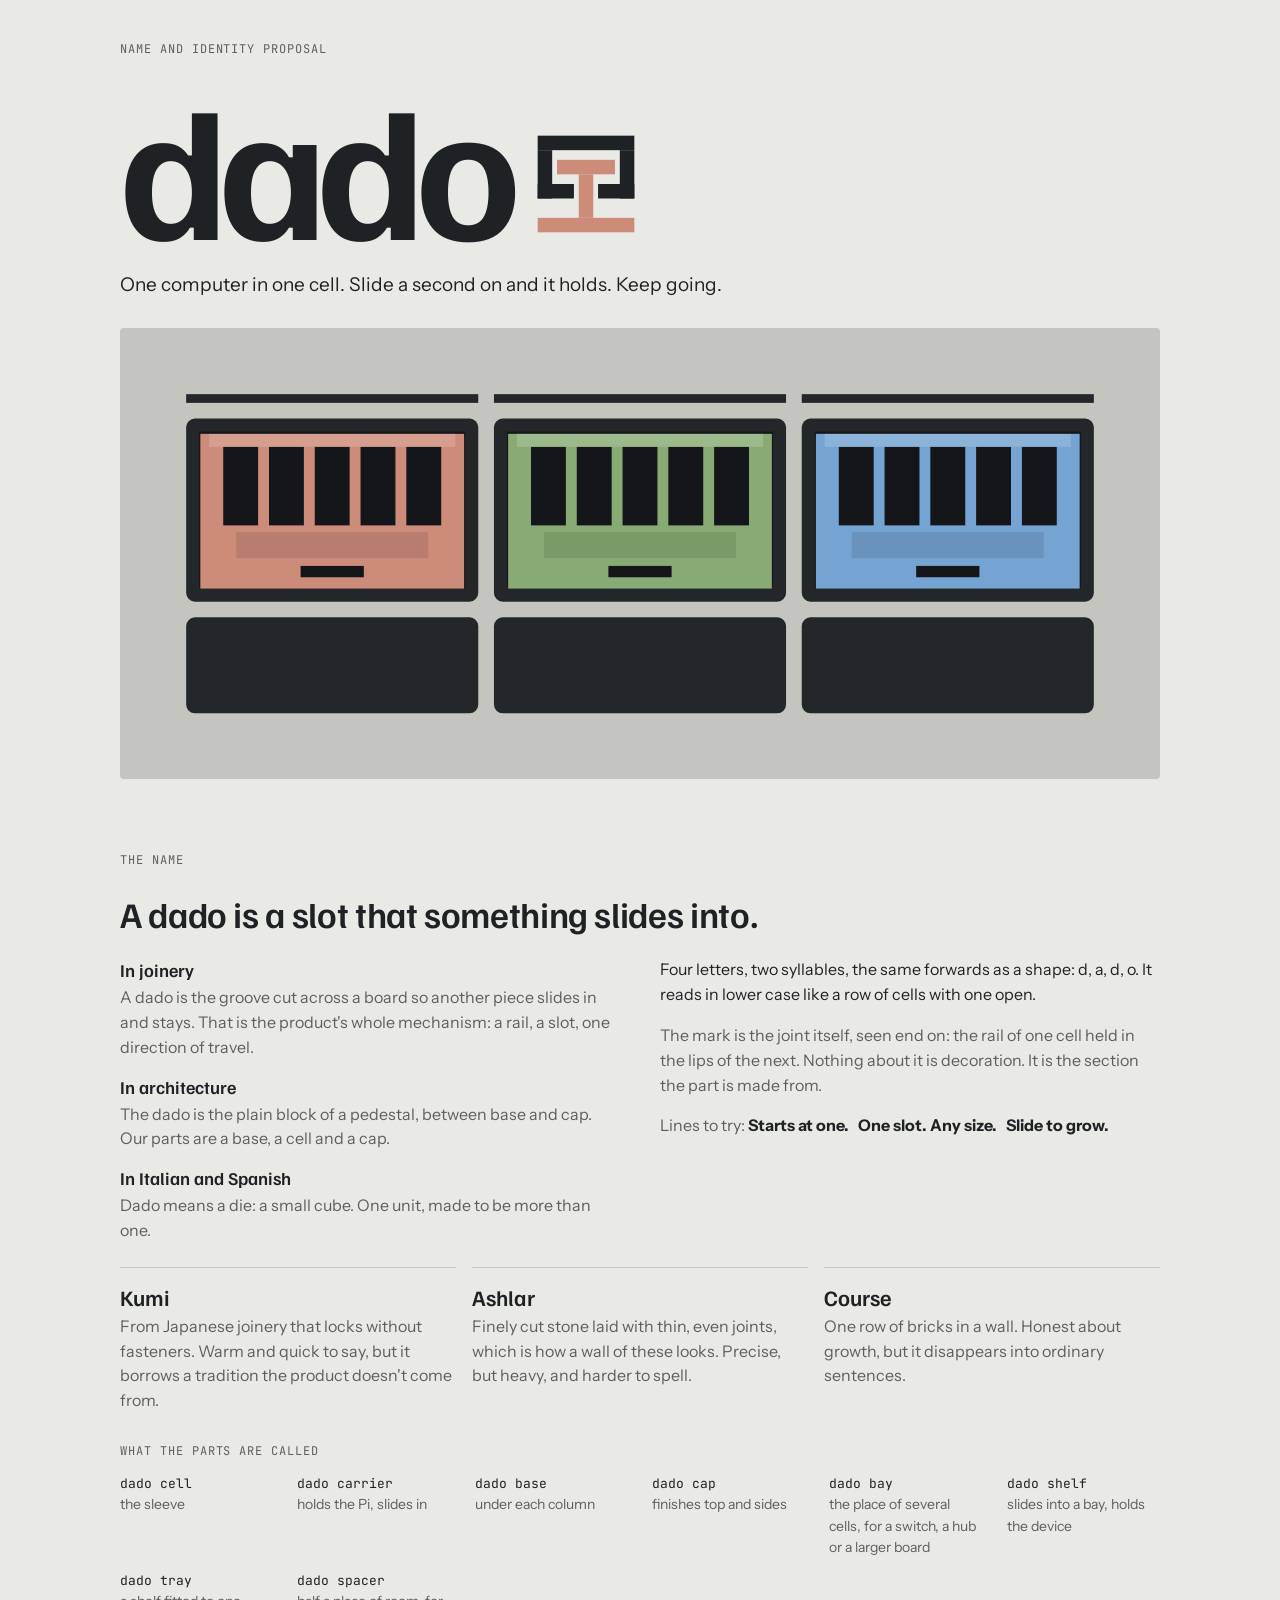
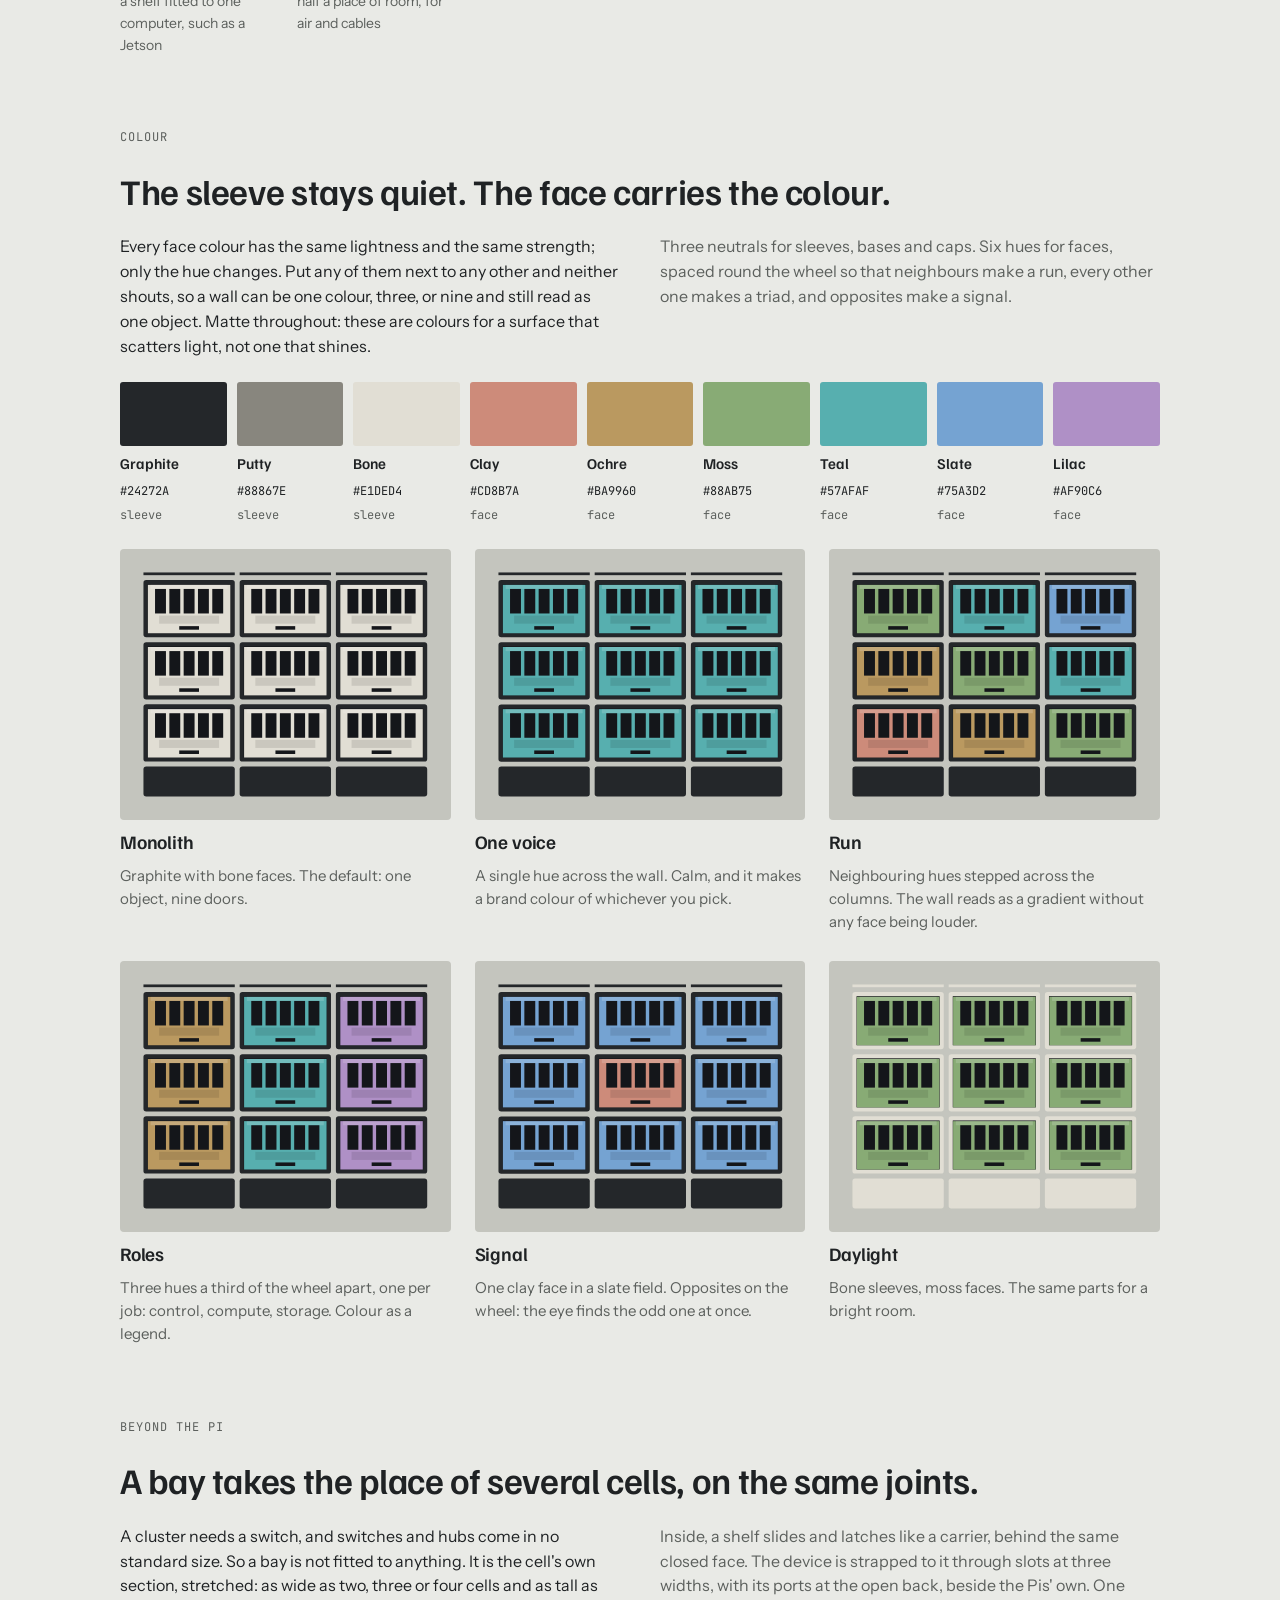
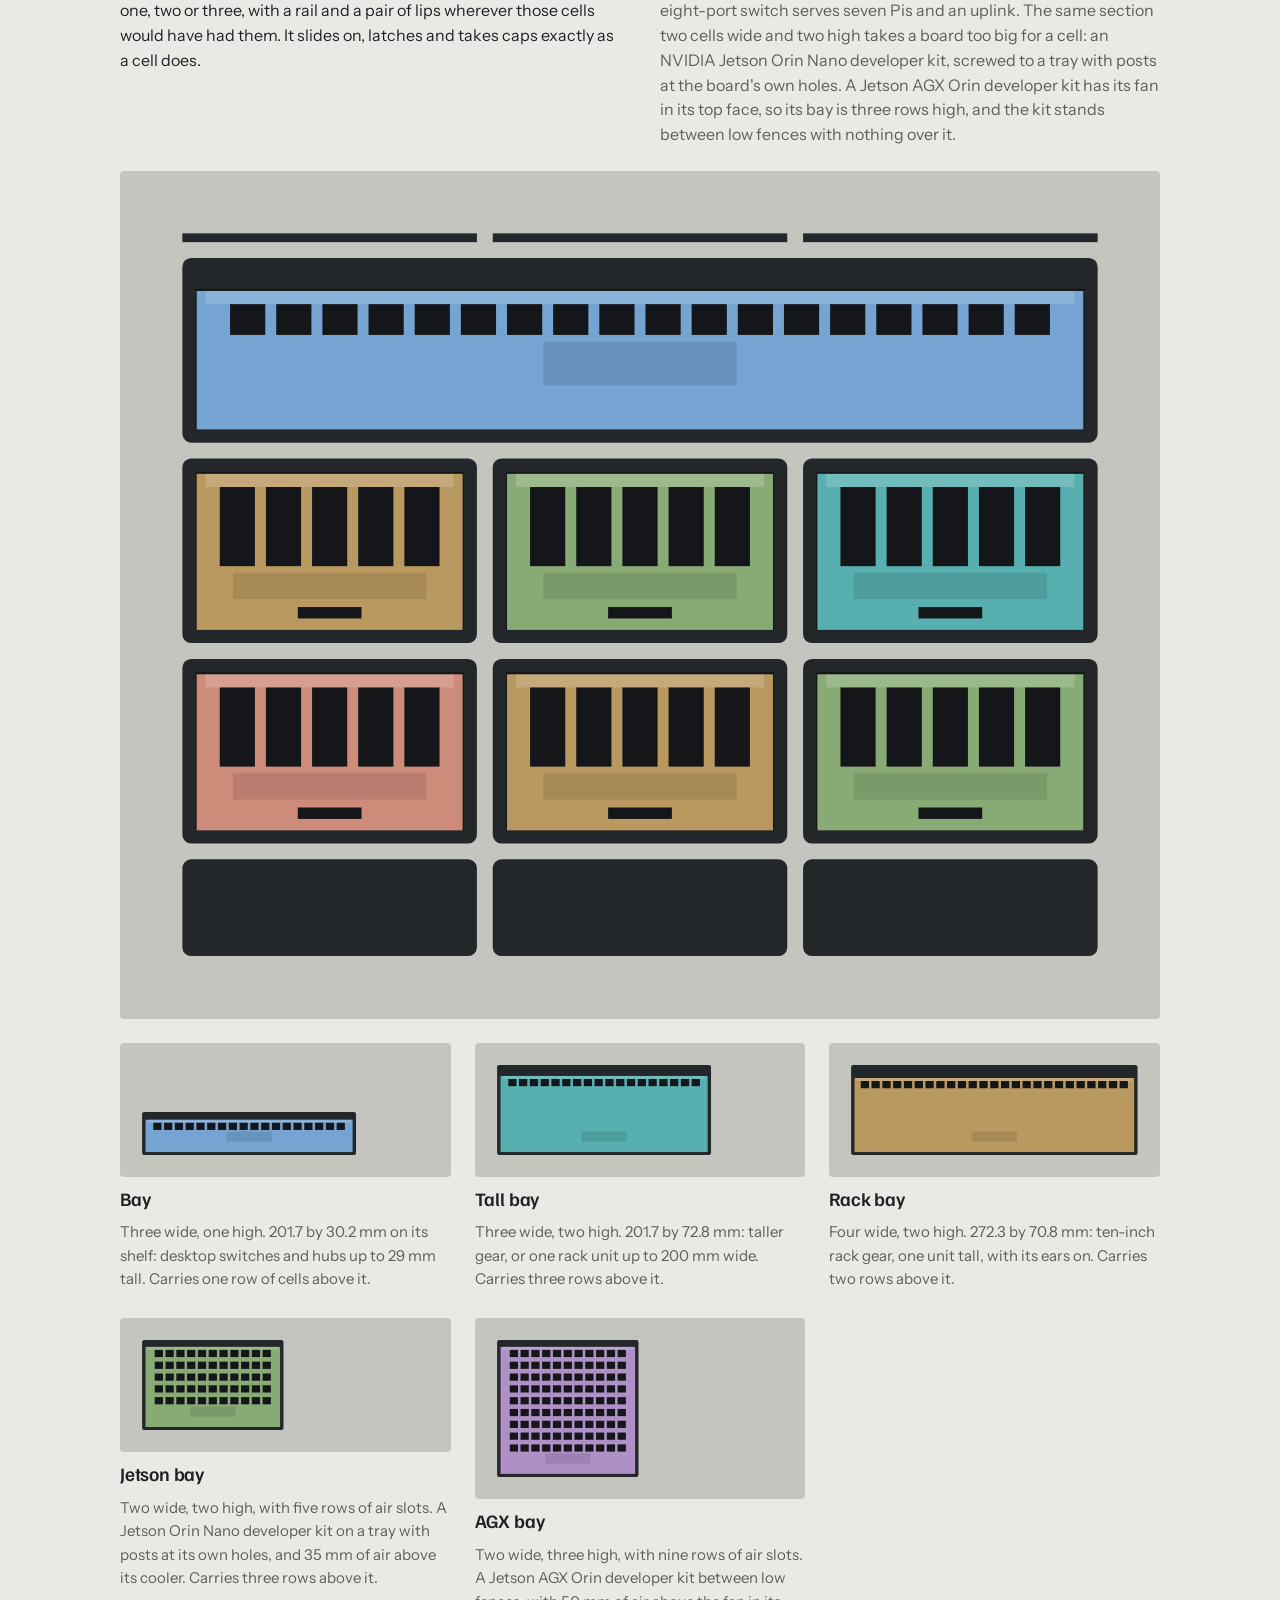
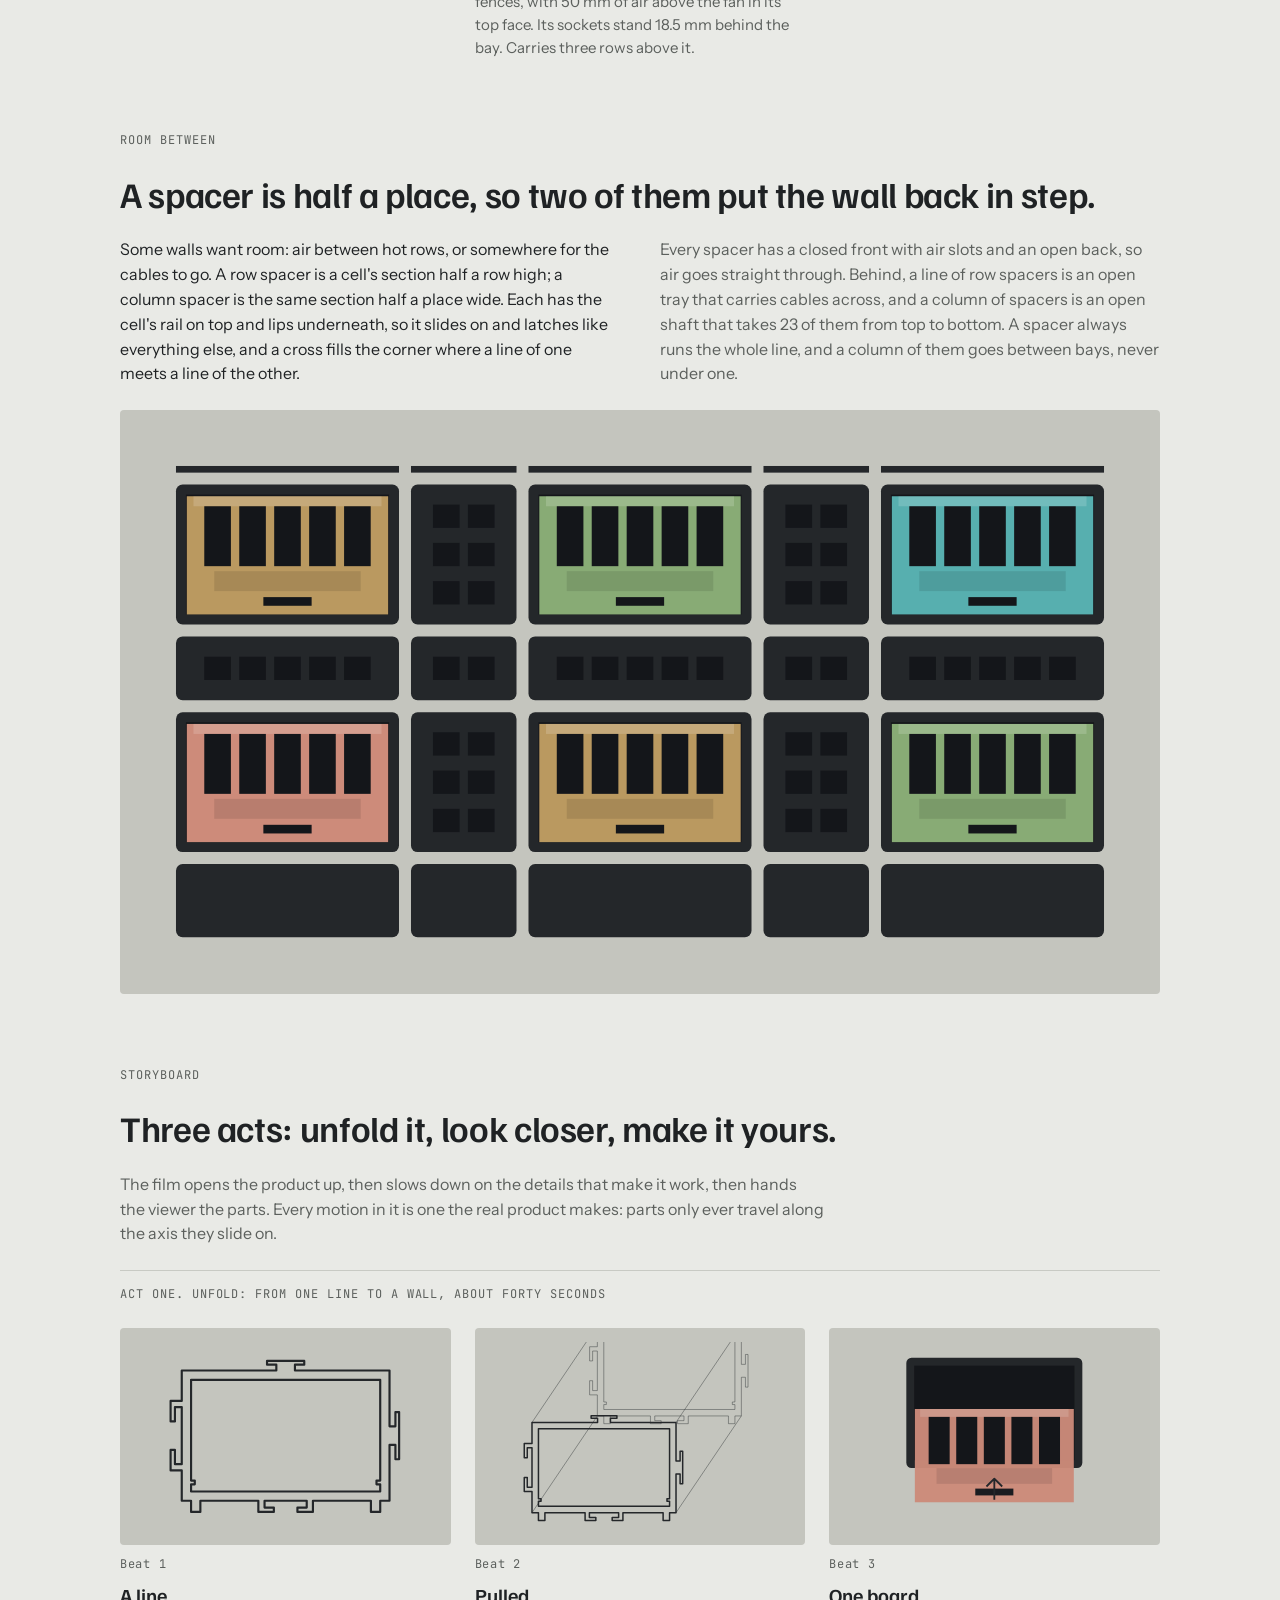
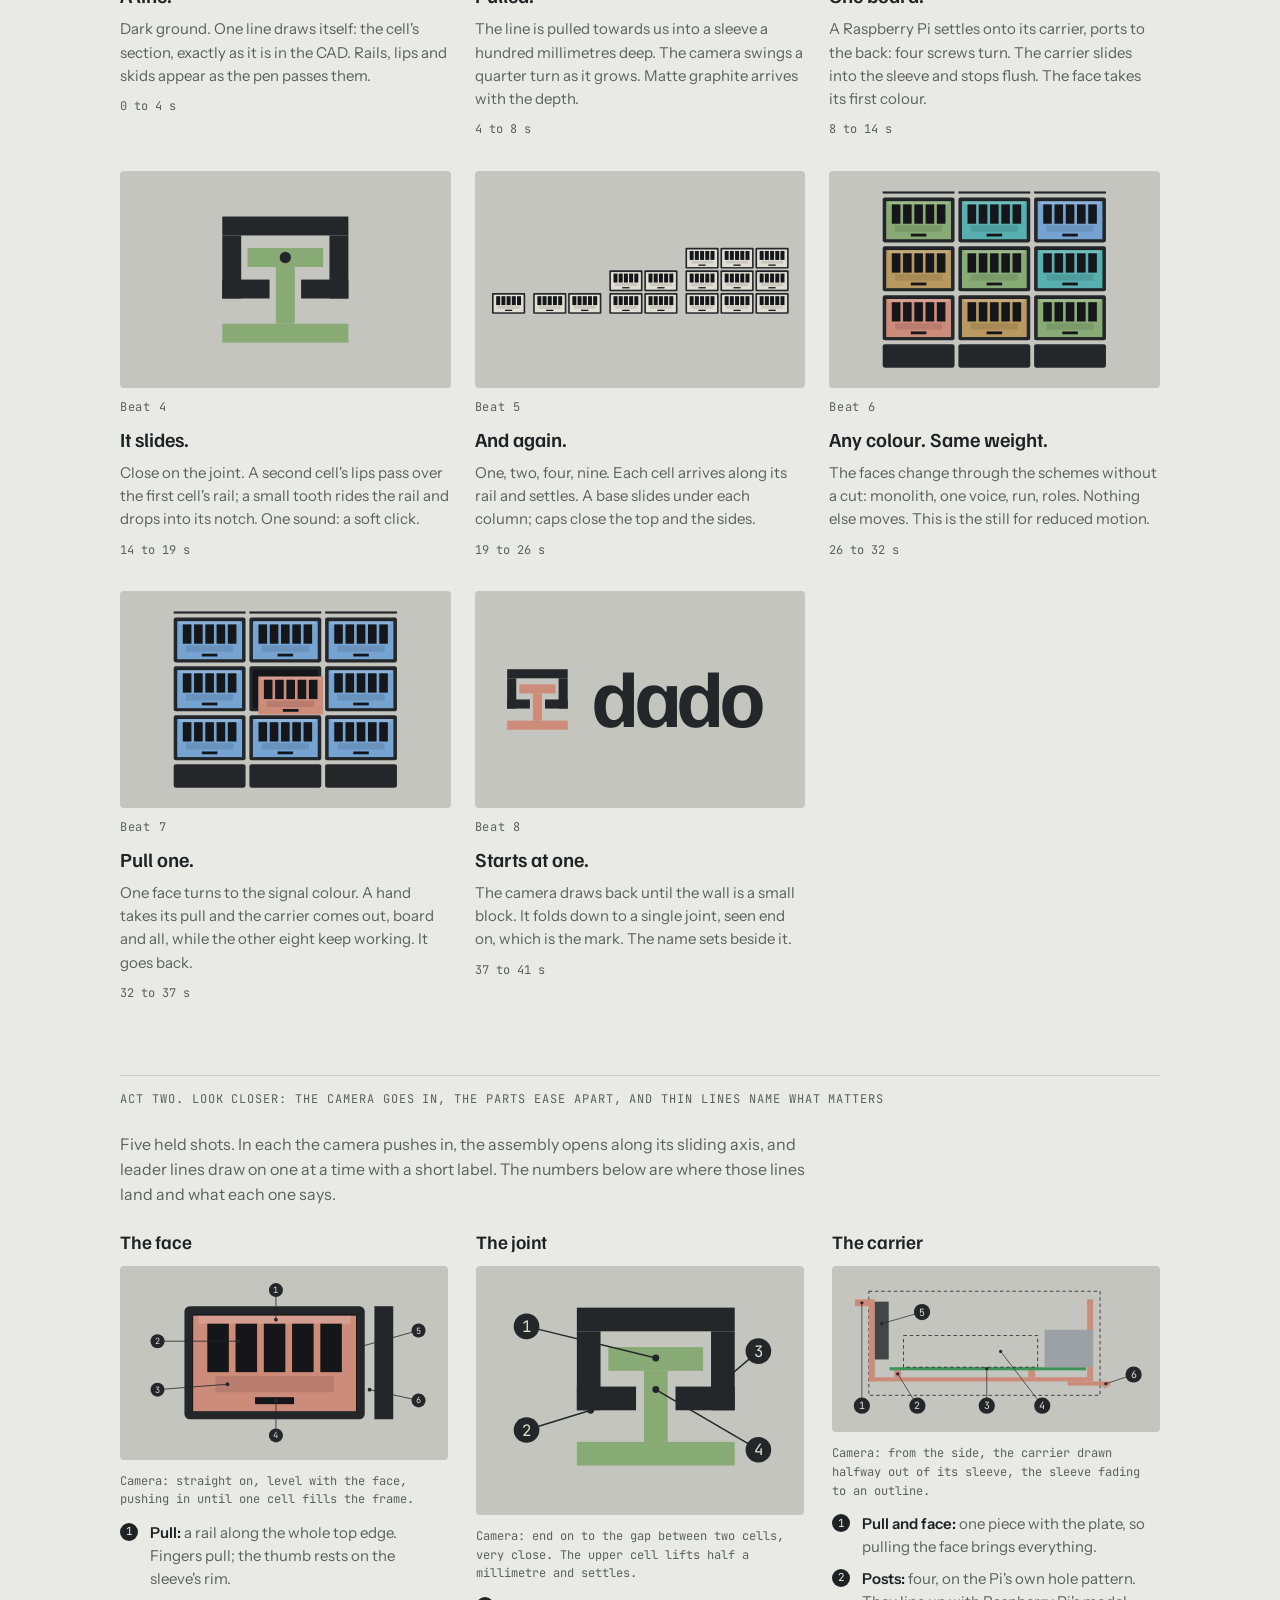
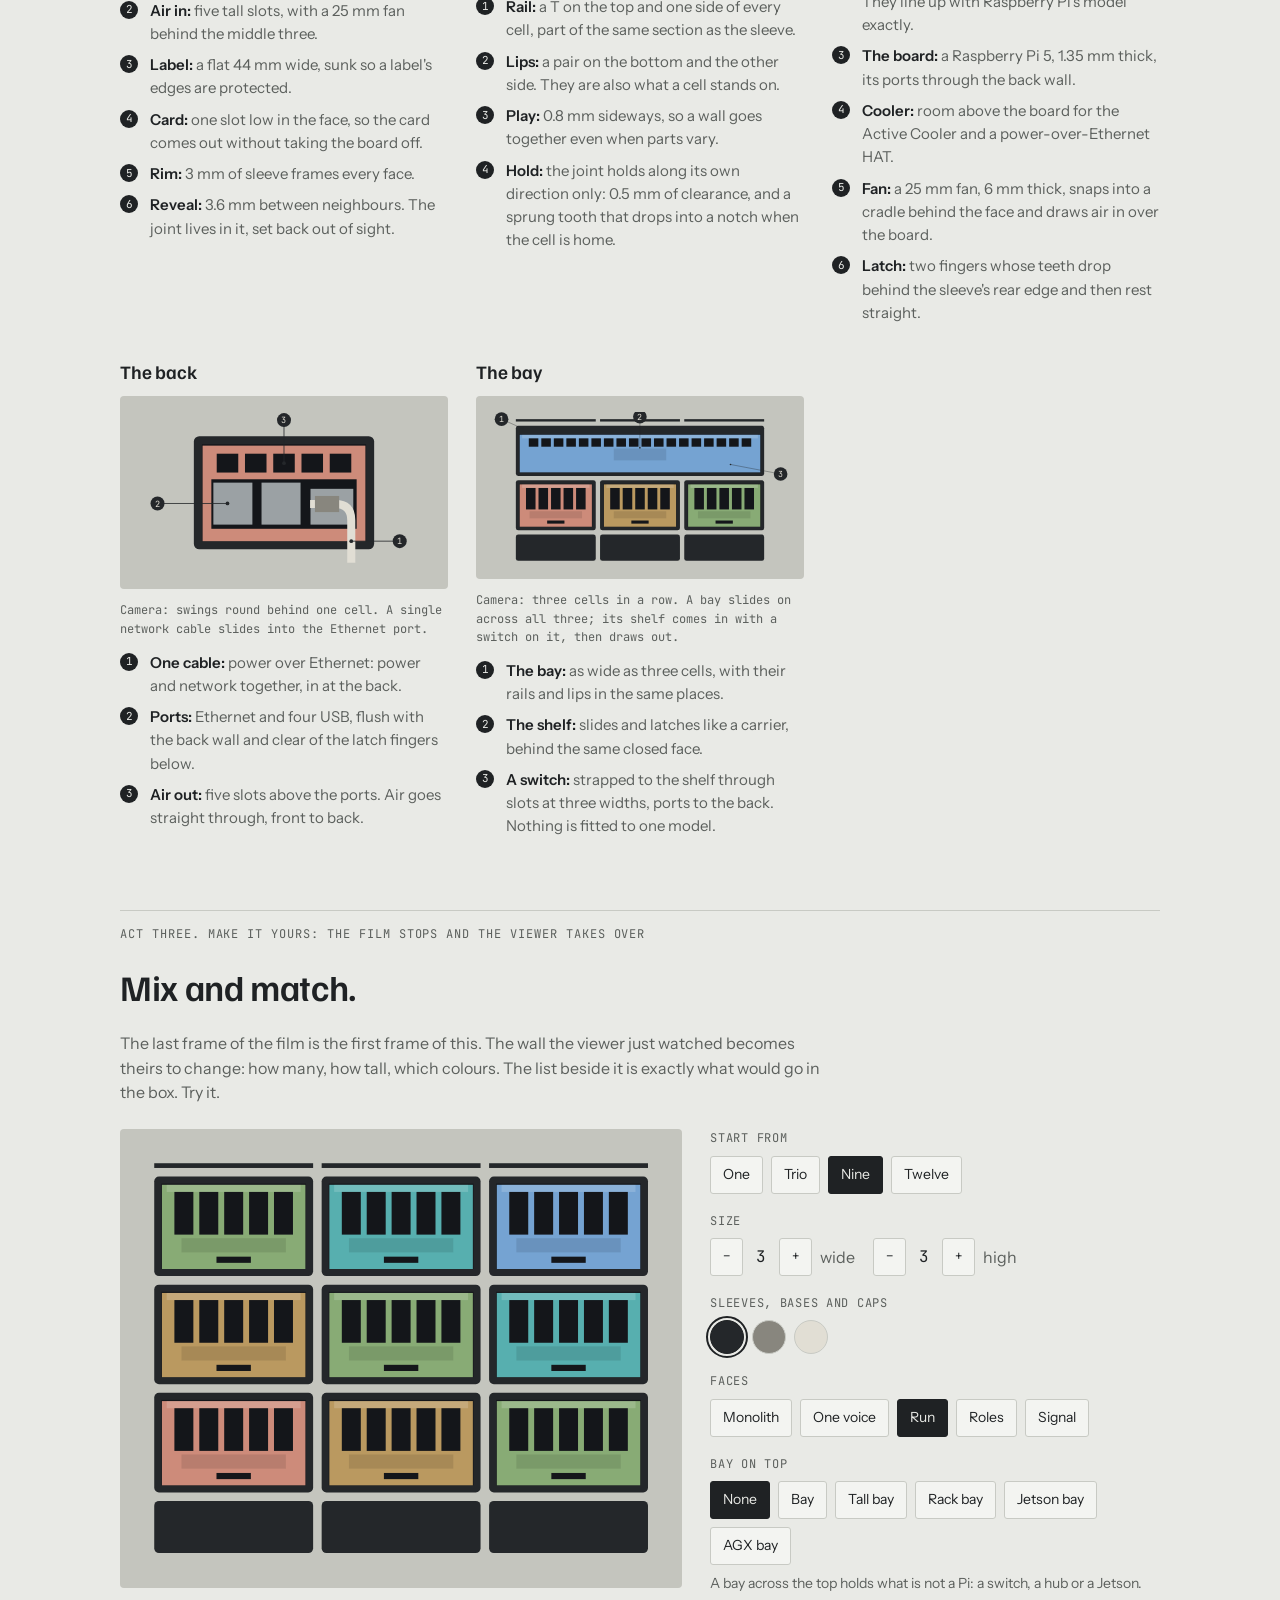
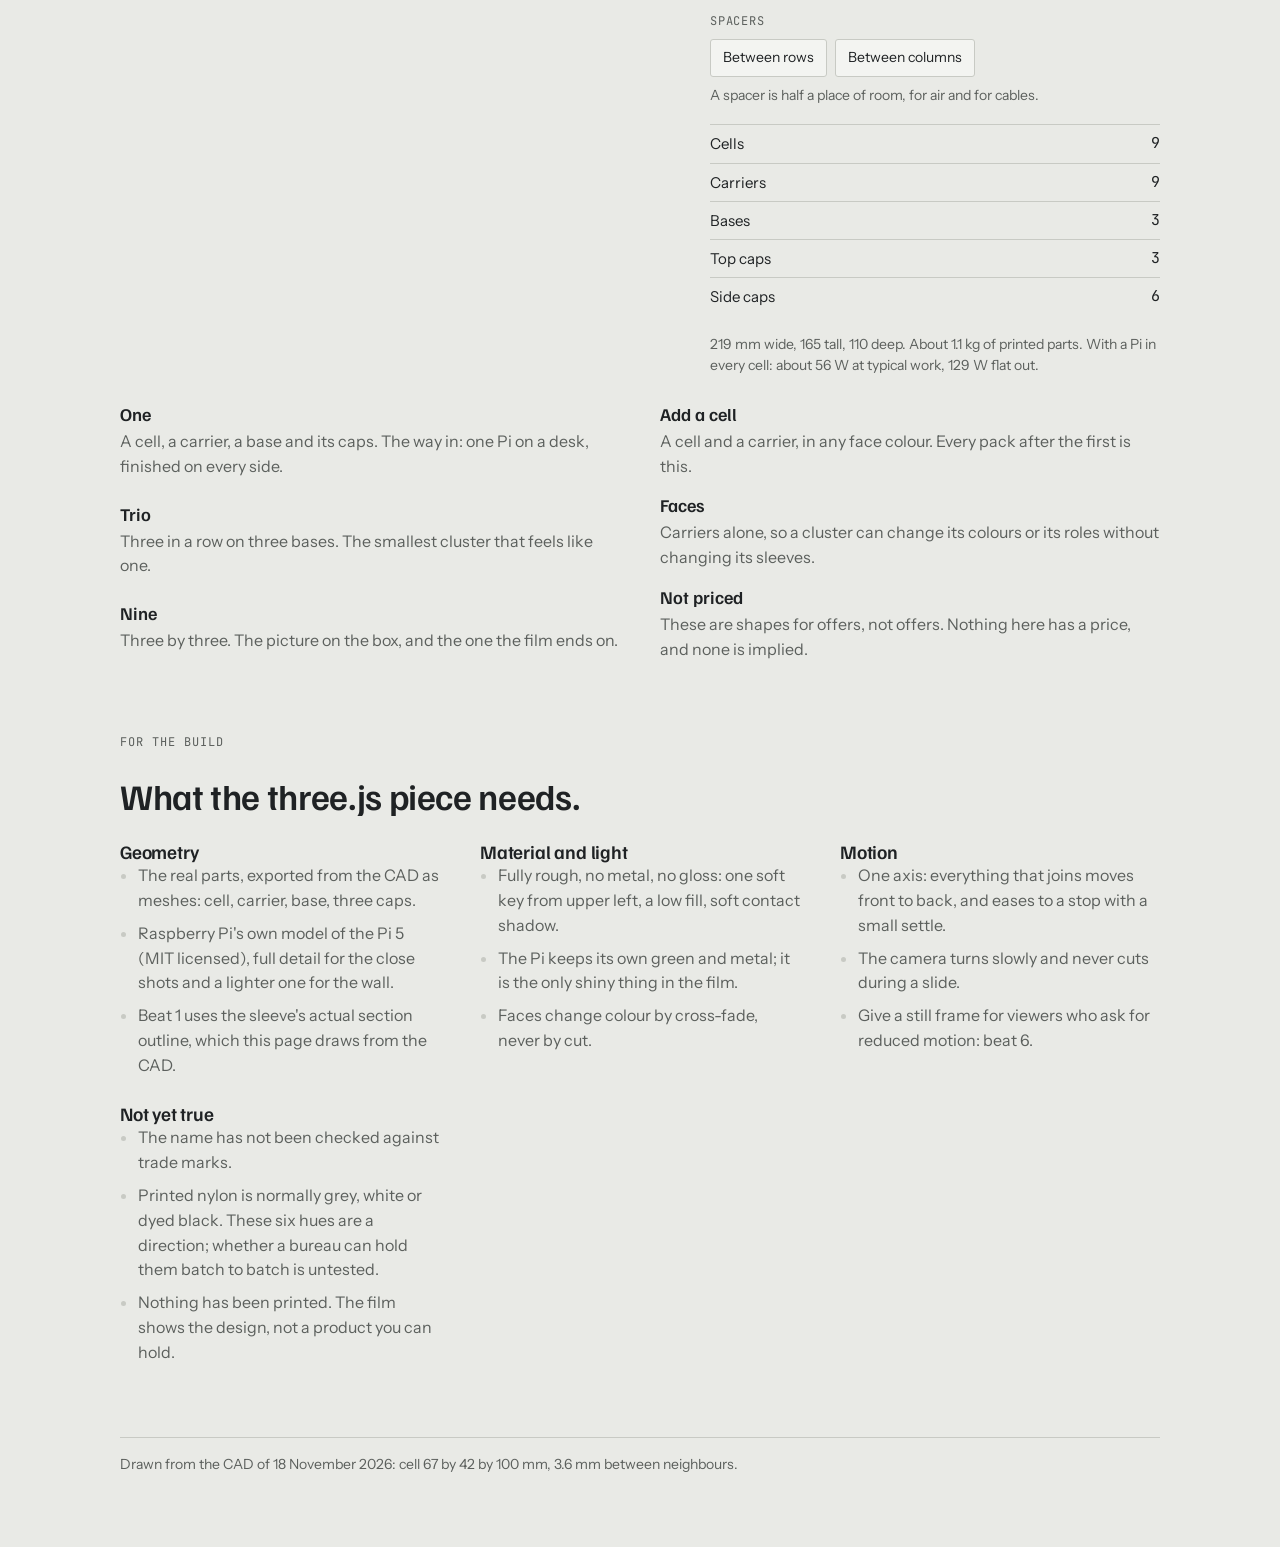
<file: docs/identity/index.html>
<!doctype html><html lang="en"><head><meta charset="utf-8"><meta name="viewport" content="width=device-width, initial-scale=1"></head><body style="margin:0">
<title>Dado Identity</title>
<meta name="claude:viewport-fit-sides" content="cover">
<link rel="stylesheet" href="https://fonts.googleapis.com/css2?family=Familjen+Grotesk:wght@400;500;600;700&family=Instrument+Sans:wght@400;500;600&family=JetBrains+Mono:wght@400;500&display=swap">
<style>
/* Layout: one quiet column on a studio-grey ground; the product's own colours are the only colour on the page. */
:root {
  --bg: #E9EAE6; --ink: #1F2224; --muted: #5C605D; --line: #C8CAC4; --panel: #F3F4F1; --stage: #C4C5BE; --hole: #14161A;
  --graphite: #24272A; --putty: #88867E; --bone: #E1DED4; --metal: #9BA1A4;
  --display: "Familjen Grotesk", "Helvetica Neue", Arial, sans-serif;
  --body: "Instrument Sans", "Helvetica Neue", Arial, sans-serif;
  --mono: "JetBrains Mono", ui-monospace, Menlo, Consolas, monospace;
}
@media (prefers-color-scheme: dark) { :root:not([data-theme="light"]) {
  --bg: #17191B; --ink: #E7E7E2; --muted: #9A9D98; --line: #303336; --panel: #1E2123; --stage: #7F817B; --hole: #0B0C0E; color-scheme: dark } }
:root[data-theme="dark"] {
  --bg: #17191B; --ink: #E7E7E2; --muted: #9A9D98; --line: #303336; --panel: #1E2123; --stage: #7F817B; --hole: #0B0C0E; color-scheme: dark }
body { background: var(--bg); color: var(--ink); font-family: var(--body); font-size: 16px; line-height: 1.55; }
.wrap { max-width: 1040px; margin: 0 auto; padding-block: 40px 72px; padding-left: max(20px, env(safe-area-inset-left, 0px)); padding-right: max(20px, env(safe-area-inset-right, 0px)); display: flex; flex-direction: column; gap: 72px; }
h1, h2, h3 { font-family: var(--display); font-weight: 600; text-wrap: balance; margin: 0; letter-spacing: -0.01em; }
h2 { font-size: clamp(26px, 4vw, 36px); line-height: 1.1; }
h3 { font-size: 19px; line-height: 1.25; }
p { margin: 0; max-width: 64ch; }
.eyebrow { font-family: var(--mono); font-size: 12px; letter-spacing: 0.08em; text-transform: uppercase; color: var(--muted); }
.lede { font-size: 19px; color: var(--ink); max-width: 56ch; }
.muted { color: var(--muted); }
section { display: flex; flex-direction: column; gap: 24px; }
.stage { background: var(--stage); border-radius: 4px; }
svg { display: block; width: 100%; height: auto; }

.hero { gap: 28px; }
.mark-row { display: flex; align-items: flex-end; gap: 18px; flex-wrap: wrap; }
.wordmark { font-family: var(--display); font-weight: 700; font-size: clamp(84px, 19vw, 190px); line-height: 0.82; letter-spacing: -0.055em; }
.glyph { width: clamp(64px, 12vw, 116px); flex: none; }
.hero .stage { padding: clamp(16px, 4vw, 40px); }

.two { display: grid; grid-template-columns: repeat(auto-fit, minmax(280px, 1fr)); gap: 28px 40px; }
.two > * { min-width: 0; }
dl { margin: 0; display: grid; gap: 14px; }
dt { font-family: var(--display); font-weight: 600; font-size: 18px; }
dd { margin: 0; color: var(--muted); }
.alts { display: grid; grid-template-columns: repeat(auto-fit, minmax(220px, 1fr)); gap: 16px; }
.alt { border-top: 1px solid var(--line); padding-top: 12px; }
.alt b { font-family: var(--display); font-size: 22px; font-weight: 600; }
.parts { display: grid; grid-template-columns: repeat(auto-fit, minmax(150px, 1fr)); gap: 12px 24px; font-family: var(--mono); font-size: 13px; }
.parts span { display: block; color: var(--muted); font-family: var(--body); font-size: 14px; }

.swatches { display: grid; grid-template-columns: repeat(auto-fit, minmax(96px, 1fr)); gap: 10px; }
.sw { display: flex; flex-direction: column; gap: 6px; font-family: var(--mono); font-size: 12px; }
.sw i { display: block; height: 64px; border-radius: 3px; }
.sw b { font-family: var(--display); font-size: 15px; font-weight: 600; }
.schemes { display: grid; grid-template-columns: repeat(auto-fit, minmax(270px, 1fr)); gap: 28px 24px; }
.scheme { display: flex; flex-direction: column; gap: 10px; min-width: 0; }
.scheme .stage { padding: 18px; }
.scheme p { font-size: 15px; color: var(--muted); }

.board { display: grid; grid-template-columns: repeat(auto-fit, minmax(290px, 1fr)); gap: 32px 24px; }
.frame { display: flex; flex-direction: column; gap: 10px; min-width: 0; }
.frame .stage { aspect-ratio: 16 / 10; max-width: 100%; display: flex; align-items: center; justify-content: center; padding: 14px; overflow: hidden; }
.frame .stage svg { max-height: 100%; }
.frame .n { font-family: var(--mono); font-size: 12px; color: var(--muted); letter-spacing: 0.06em; }
.frame .say { font-family: var(--display); font-size: 20px; font-weight: 600; line-height: 1.2; }
.frame p { font-size: 15px; color: var(--muted); }
.frame .t { font-family: var(--mono); font-size: 12px; color: var(--muted); }

.act { font-family: var(--mono); font-size: 12px; letter-spacing: 0.08em; text-transform: uppercase; color: var(--muted); border-top: 1px solid var(--line); padding-top: 14px; }
.closer { display: grid; grid-template-columns: repeat(auto-fit, minmax(300px, 1fr)); gap: 36px 28px; }
.shot { display: flex; flex-direction: column; gap: 12px; min-width: 0; }
.shot .stage { padding: 16px; }
.shot ol { margin: 0; padding: 0; list-style: none; display: grid; gap: 8px; counter-reset: k; }
.shot li { counter-increment: k; display: grid; grid-template-columns: 22px 1fr; gap: 8px; font-size: 15px; color: var(--muted); }
.shot li::before { content: counter(k); font-family: var(--mono); font-size: 11px; width: 18px; height: 18px; border-radius: 50%; background: var(--ink); color: var(--bg); display: grid; place-items: center; margin-top: 2px; }
.shot li b { color: var(--ink); font-weight: 600; }
.cam { font-family: var(--mono); font-size: 12px; color: var(--muted); }
.config { display: grid; grid-template-columns: minmax(0, 1.25fr) minmax(0, 1fr); gap: 28px; align-items: start; }
@media (max-width: 760px) { .config { grid-template-columns: minmax(0, 1fr); } }
.config .stage { padding: 20px; }
.controls { display: grid; gap: 18px; }
.ctl { display: grid; gap: 8px; }
.ctl > span { font-family: var(--mono); font-size: 12px; letter-spacing: 0.06em; text-transform: uppercase; color: var(--muted); }
.row { display: flex; flex-wrap: wrap; gap: 8px; align-items: center; }
button { font: inherit; font-size: 14px; color: var(--ink); background: var(--panel); border: 1px solid var(--line); border-radius: 3px; padding: 7px 12px; cursor: pointer; }
button:hover { border-color: var(--ink); }
button:disabled { opacity: 0.4; cursor: default; }
.row[hidden] { display: none; }
button:focus-visible { outline: 2px solid var(--ink); outline-offset: 2px; }
button[aria-pressed="true"] { background: var(--ink); color: var(--bg); border-color: var(--ink); }
button.dot { width: 34px; height: 34px; padding: 0; border-radius: 50%; }
button.dot[aria-pressed="true"] { outline: 2px solid var(--ink); outline-offset: 2px; }
.step { font-family: var(--mono); min-width: 2ch; text-align: center; font-size: 16px; }
table { border-collapse: collapse; width: 100%; font-size: 15px; }
td { padding: 7px 0; border-top: 1px solid var(--line); }
td:last-child { text-align: right; font-family: var(--mono); font-variant-numeric: tabular-nums; }
.notes { display: grid; grid-template-columns: repeat(auto-fit, minmax(280px, 1fr)); gap: 24px 40px; }
.notes ul { margin: 0; padding-left: 18px; display: grid; gap: 8px; color: var(--muted); }
.notes li::marker { color: var(--line); }
footer { border-top: 1px solid var(--line); padding-top: 16px; font-size: 14px; color: var(--muted); }
</style>

<div class="wrap">
  <section class="hero">
    <span class="eyebrow">Name and identity proposal</span>
    <div class="mark-row">
      <div class="wordmark">dado</div>
      <svg class="glyph" id="glyph" viewBox="0 0 24 24" role="img" aria-label="The Dado mark: a rail held in a slot"></svg>
    </div>
    <p class="lede">One computer in one cell. Slide a second on and it holds. Keep going.</p>
    <div class="stage"><svg id="hero" role="img" aria-label="Three Dado cells side by side in clay, moss and slate"></svg></div>
  </section>

  <section>
    <span class="eyebrow">The name</span>
    <h2>A dado is a slot that something slides into.</h2>
    <div class="two">
      <dl>
        <div><dt>In joinery</dt><dd>A dado is the groove cut across a board so another piece slides in and stays. That is the product's whole mechanism: a rail, a slot, one direction of travel.</dd></div>
        <div><dt>In architecture</dt><dd>The dado is the plain block of a pedestal, between base and cap. Our parts are a base, a cell and a cap.</dd></div>
        <div><dt>In Italian and Spanish</dt><dd>Dado means a die: a small cube. One unit, made to be more than one.</dd></div>
      </dl>
      <div style="display:flex;flex-direction:column;gap:16px">
        <p>Four letters, two syllables, the same forwards as a shape: d, a, d, o. It reads in lower case like a row of cells with one open.</p>
        <p class="muted">The mark is the joint itself, seen end on: the rail of one cell held in the lips of the next. Nothing about it is decoration. It is the section the part is made from.</p>
        <p class="muted">Lines to try: <b style="color:var(--ink)">Starts at one.</b> &nbsp; <b style="color:var(--ink)">One slot. Any size.</b> &nbsp; <b style="color:var(--ink)">Slide to grow.</b></p>
      </div>
    </div>
    <div class="alts">
      <div class="alt"><b>Kumi</b><p class="muted">From Japanese joinery that locks without fasteners. Warm and quick to say, but it borrows a tradition the product doesn't come from.</p></div>
      <div class="alt"><b>Ashlar</b><p class="muted">Finely cut stone laid with thin, even joints, which is how a wall of these looks. Precise, but heavy, and harder to spell.</p></div>
      <div class="alt"><b>Course</b><p class="muted">One row of bricks in a wall. Honest about growth, but it disappears into ordinary sentences.</p></div>
    </div>
    <div>
      <span class="eyebrow">What the parts are called</span>
      <div class="parts" style="margin-top:12px">
        <div>dado cell<span>the sleeve</span></div>
        <div>dado carrier<span>holds the Pi, slides in</span></div>
        <div>dado base<span>under each column</span></div>
        <div>dado cap<span>finishes top and sides</span></div>
        <div>dado bay<span>the place of several cells, for a switch, a hub or a larger board</span></div>
        <div>dado shelf<span>slides into a bay, holds the device</span></div>
        <div>dado tray<span>a shelf fitted to one computer, such as a Jetson</span></div>
        <div>dado spacer<span>half a place of room, for air and cables</span></div>
      </div>
    </div>
  </section>

  <section>
    <span class="eyebrow">Colour</span>
    <h2>The sleeve stays quiet. The face carries the colour.</h2>
    <div class="two">
      <p>Every face colour has the same lightness and the same strength; only the hue changes. Put any of them next to any other and neither shouts, so a wall can be one colour, three, or nine and still read as one object. Matte throughout: these are colours for a surface that scatters light, not one that shines.</p>
      <p class="muted">Three neutrals for sleeves, bases and caps. Six hues for faces, spaced round the wheel so that neighbours make a run, every other one makes a triad, and opposites make a signal.</p>
    </div>
    <div class="swatches" id="swatches"></div>
    <div class="schemes" id="schemes"></div>
  </section>

  <section>
    <span class="eyebrow">Beyond the Pi</span>
    <h2>A bay takes the place of several cells, on the same joints.</h2>
    <div class="two">
      <p>A cluster needs a switch, and switches and hubs come in no standard size. So a bay is not fitted to anything. It is the cell's own section, stretched: as wide as two, three or four cells and as tall as one, two or three, with a rail and a pair of lips wherever those cells would have had them. It slides on, latches and takes caps exactly as a cell does.</p>
      <p class="muted">Inside, a shelf slides and latches like a carrier, behind the same closed face. The device is strapped to it through slots at three widths, with its ports at the open back, beside the Pis' own. One eight-port switch serves seven Pis and an uplink. The same section two cells wide and two high takes a board too big for a cell: an NVIDIA Jetson Orin Nano developer kit, screwed to a tray with posts at the board's own holes. A Jetson AGX Orin developer kit has its fan in its top face, so its bay is three rows high, and the kit stands between low fences with nothing over it.</p>
    </div>
    <div class="stage" style="padding:clamp(16px,4vw,36px)"><svg id="crown" role="img" aria-label="Six cells in two rows with a bay across the top"></svg></div>
    <div class="schemes" id="bays"></div>
  </section>
  <section>
    <span class="eyebrow">Room between</span>
    <h2>A spacer is half a place, so two of them put the wall back in step.</h2>
    <div class="two">
      <p>Some walls want room: air between hot rows, or somewhere for the cables to go. A row spacer is a cell's section half a row high; a column spacer is the same section half a place wide. Each has the cell's rail on top and lips underneath, so it slides on and latches like everything else, and a cross fills the corner where a line of one meets a line of the other.</p>
      <p class="muted">Every spacer has a closed front with air slots and an open back, so air goes straight through. Behind, a line of row spacers is an open tray that carries cables across, and a column of spacers is an open shaft that takes 23 of them from top to bottom. A spacer always runs the whole line, and a column of them goes between bays, never under one.</p>
    </div>
    <div class="stage" style="padding:clamp(16px,4vw,36px)"><svg id="spaced" role="img" aria-label="Six cells in two rows, with a line of row spacers between the rows and a column of spacers between each two columns"></svg></div>
  </section>

  <section>
    <span class="eyebrow">Storyboard</span>
    <h2>Three acts: unfold it, look closer, make it yours.</h2>
    <p class="muted">The film opens the product up, then slows down on the details that make it work, then hands the viewer the parts. Every motion in it is one the real product makes: parts only ever travel along the axis they slide on.</p>
    <div class="act">Act one. Unfold: from one line to a wall, about forty seconds</div>
    <div class="board" id="board"></div>
  </section>

  <section>
    <div class="act">Act two. Look closer: the camera goes in, the parts ease apart, and thin lines name what matters</div>
    <p class="muted">Five held shots. In each the camera pushes in, the assembly opens along its sliding axis, and leader lines draw on one at a time with a short label. The numbers below are where those lines land and what each one says.</p>
    <div class="closer" id="closer"></div>
  </section>

  <section>
    <div class="act">Act three. Make it yours: the film stops and the viewer takes over</div>
    <h2>Mix and match.</h2>
    <p class="muted">The last frame of the film is the first frame of this. The wall the viewer just watched becomes theirs to change: how many, how tall, which colours. The list beside it is exactly what would go in the box. Try it.</p>
    <div class="config">
      <div class="stage"><svg id="preview" role="img" aria-label="Preview of the configured cluster"></svg></div>
      <div class="controls">
        <div class="ctl"><span>Start from</span><div class="row" id="presets"></div></div>
        <div class="ctl"><span>Size</span>
          <div class="row"><button id="colsDown" aria-label="Fewer columns">&minus;</button><span class="step" id="colsN">3</span><button id="colsUp" aria-label="More columns">+</button><span class="muted">wide</span>
          <button id="rowsDown" aria-label="Fewer rows" style="margin-left:10px">&minus;</button><span class="step" id="rowsN">3</span><button id="rowsUp" aria-label="More rows">+</button><span class="muted">high</span></div></div>
        <div class="ctl"><span>Sleeves, bases and caps</span><div class="row" id="sleeves"></div></div>
        <div class="ctl"><span>Faces</span><div class="row" id="looks"></div><div class="row" id="hues"></div></div>
        <div class="ctl"><span>Bay on top</span><div class="row" id="bayKinds"></div><p class="muted" style="font-size:14px" id="bayNote"></p></div>
        <div class="ctl"><span>Spacers</span><div class="row" id="spaces"></div><p class="muted" style="font-size:14px" id="spaceNote"></p></div>
        <table id="box"></table>
        <p class="muted" style="font-size:14px" id="facts"></p>
      </div>
    </div>
    <div class="two">
      <dl>
        <div><dt>One</dt><dd>A cell, a carrier, a base and its caps. The way in: one Pi on a desk, finished on every side.</dd></div>
        <div><dt>Trio</dt><dd>Three in a row on three bases. The smallest cluster that feels like one.</dd></div>
        <div><dt>Nine</dt><dd>Three by three. The picture on the box, and the one the film ends on.</dd></div>
      </dl>
      <dl>
        <div><dt>Add a cell</dt><dd>A cell and a carrier, in any face colour. Every pack after the first is this.</dd></div>
        <div><dt>Faces</dt><dd>Carriers alone, so a cluster can change its colours or its roles without changing its sleeves.</dd></div>
        <div><dt>Not priced</dt><dd>These are shapes for offers, not offers. Nothing here has a price, and none is implied.</dd></div>
      </dl>
    </div>
  </section>

  <section>
    <span class="eyebrow">For the build</span>
    <h2>What the three.js piece needs.</h2>
    <div class="notes">
      <div><h3>Geometry</h3><ul>
        <li>The real parts, exported from the CAD as meshes: cell, carrier, base, three caps.</li>
        <li>Raspberry Pi's own model of the Pi 5 (MIT licensed), full detail for the close shots and a lighter one for the wall.</li>
        <li>Beat 1 uses the sleeve's actual section outline, which this page draws from the CAD.</li>
      </ul></div>
      <div><h3>Material and light</h3><ul>
        <li>Fully rough, no metal, no gloss: one soft key from upper left, a low fill, soft contact shadow.</li>
        <li>The Pi keeps its own green and metal; it is the only shiny thing in the film.</li>
        <li>Faces change colour by cross-fade, never by cut.</li>
      </ul></div>
      <div><h3>Motion</h3><ul>
        <li>One axis: everything that joins moves front to back, and eases to a stop with a small settle.</li>
        <li>The camera turns slowly and never cuts during a slide.</li>
        <li>Give a still frame for viewers who ask for reduced motion: beat 6.</li>
      </ul></div>
      <div><h3>Not yet true</h3><ul>
        <li>The name has not been checked against trade marks.</li>
        <li>Printed nylon is normally grey, white or dyed black. These six hues are a direction; whether a bureau can hold them batch to batch is untested.</li>
        <li>Nothing has been printed. The film shows the design, not a product you can hold.</li>
      </ul></div>
    </div>
  </section>

  <footer>Drawn from the CAD of 18 November 2026: cell 67 by 42 by 100 mm, 3.6 mm between neighbours.</footer>
</div>

<script>
// The rules of the configurator, the same file the film uses (brand/film/config.js).
// The wall a viewer may build in "Make it yours", and the only ways to change
// it. Every move returns a wall that can be built, so the page never has to
// draw or explain one that cannot: a bay always crowns a wall that is a whole
// number of bays wide, and spacers are on only where there is somewhere for
// them to go. config.test.mjs walks every wall these moves can reach.
const Wall = (() => {
  const COLS = [1, 6], ROWS = [1, 4];
  const PITCH = 70.6, RISE = 45.6, GAP = 3.6, CAPS = 11.2, FOOT = 28.6, DEPTH = 110;  // mm
  const DENSITY = 1.01, PI_W = [6.2, 14.3];  // g/cm3 of PA12; watts a Pi, typical and flat out
  // Printed volume in cm3 of what every wall has: per cell, per column, per row.
  const CM3 = { cell: 73.06 + 15.86, column: 64.31 + 17.38, row: 10.74 + 11.08,
    rowSpacer: 52.49, colSpacer: 43.29, cross: 19.03, halfColumn: 41.43 + 10.32 };
  const SHAFT = 23;  // standard network cables a column of spacers takes
  // Each bay: places across, rows up, roof in mm, rows of air slots in its
  // face, cm3 of bay and tray together, and what stands in it if not a switch.
  const BAYS = {
    none: null,
    bay: { label: "Bay", plural: "Bays", tray: "Shelves", wide: 3, high: 1, roof: 7, airs: 1, cm3: 247.33 + 50.4 },
    tall: { label: "Tall bay", plural: "Tall bays", tray: "Shelves", wide: 3, high: 2, roof: 10, airs: 1, cm3: 340.37 + 72.75 },
    rack: { label: "Rack bay", plural: "Rack bays", tray: "Shelves", wide: 4, high: 2, roof: 12, airs: 1, cm3: 491.05 + 97.48 },
    jetson: { label: "Jetson bay", plural: "Jetson bays", tray: "Orin trays", wide: 2, high: 2, roof: 6, airs: 5, cm3: 191.62 + 44.29,
      guest: "Jetson", watts: 25 },
    agx: { label: "AGX bay", plural: "AGX bays", tray: "AGX trays", wide: 2, high: 3, roof: 6, airs: 9, cm3: 224.0 + 60.38,
      guest: "AGX Orin", watts: 60, depth: 127 },
  };
  const PRESETS = { One: [1, 1], Trio: [3, 1], Nine: [3, 3], Twelve: [4, 3] };
  const known = (bay) => Object.prototype.hasOwnProperty.call(BAYS, bay);
  const whole = (v, [lo, hi]) => { const n = Math.round(Number(v)); return Number.isFinite(n) ? Math.min(hi, Math.max(lo, n)) : lo; };

  // The widths a wall may have under a bay: whole numbers of that bay.
  function widths(bay) {
    const step = BAYS[bay] ? BAYS[bay].wide : 1, out = [];
    for (let c = step; c <= COLS[1]; c += step) if (c >= COLS[0]) out.push(c);
    return out;
  }
  // The allowed width nearest to a wanted one; the wider of two equally near.
  const nearest = (cols, list) => list.reduce((best, c) => (Math.abs(c - cols) <= Math.abs(best - cols) ? c : best));
  const crowns = (s) => (BAYS[s.bay] ? s.cols / BAYS[s.bay].wide : 0);
  // Spacers. A line of row spacers goes between each two rows of cells; a line of column
  // spacers between each two columns, or between each two bays, since a bay cannot stand
  // across one. A wall with nowhere for a line to go cannot have that kind switched on.
  const canSpace = (s, what) => (what === "rows" ? s.rows : crowns(s) || s.cols) >= 2;
  const settle = (s) => ({ ...s, rowGaps: Boolean(s.rowGaps) && canSpace(s, "rows"), colGaps: Boolean(s.colGaps) && canSpace(s, "cols") });
  const toggleSpace = (s, what) => {
    const key = what === "rows" ? "rowGaps" : "colGaps";
    return canSpace(s, what) ? { ...s, [key]: !s[key] } : s;
  };
  // Which rows and which columns have a line of spacers after them.
  function spaced(s) {
    const every = BAYS[s.bay] ? BAYS[s.bay].wide : 1, rows = [], cols = [];
    if (s.rowGaps) for (let r = 0; r < s.rows - 1; r++) rows.push(r);
    if (s.colGaps) for (let c = every - 1; c < s.cols - 1; c += every) cols.push(c);
    return { rows, cols };
  }
  const valid = (s) => known(s.bay) && widths(s.bay).includes(s.cols) && Number.isInteger(s.rows) && s.rows >= ROWS[0] && s.rows <= ROWS[1]
    && typeof s.rowGaps === "boolean" && typeof s.colGaps === "boolean" && (!s.rowGaps || canSpace(s, "rows")) && (!s.colGaps || canSpace(s, "cols"));

  // A wall from anything: a page address, an old saved choice, nonsense.
  function repair(raw = {}) {
    const bay = known(raw.bay) ? raw.bay : "none";
    const on = (v) => v === true || v === "1" || v === "true";
    return settle({ ...raw, bay, rows: whole(raw.rows ?? 3, ROWS), cols: nearest(whole(raw.cols ?? 3, COLS), widths(bay)), rowGaps: on(raw.rowGaps), colGaps: on(raw.colGaps) });
  }
  // Choosing a bay moves the wall to the nearest width that bay fits.
  const setBay = (s, bay) => (known(bay) ? settle({ ...s, bay, cols: nearest(s.cols, widths(bay)) }) : s);
  // Width steps through the widths the bay allows; height through the rows.
  function stepCols(s, by) {
    const list = widths(s.bay), to = list[list.indexOf(s.cols) + Math.sign(by)];
    return to === undefined ? s : settle({ ...s, cols: to });
  }
  function stepRows(s, by) {
    const to = s.rows + Math.sign(by);
    return to < ROWS[0] || to > ROWS[1] ? s : settle({ ...s, rows: to });
  }
  const canStep = (s, what, by) => (what === "cols" ? stepCols(s, by) : stepRows(s, by)) !== s;
  // A preset is a size. It keeps the bay if the bay fits that size, and lets it go if not.
  function setPreset(s, name) {
    if (!Object.prototype.hasOwnProperty.call(PRESETS, name)) return s;
    const [cols, rows] = PRESETS[name];
    return settle({ ...s, cols, rows, bay: widths(s.bay).includes(cols) ? s.bay : "none" });
  }
  const preset = (s) => Object.keys(PRESETS).find((k) => PRESETS[k][0] === s.cols && PRESETS[k][1] === s.rows);

  // What the wall is: its parts, size, mass and power.
  function summary(s) {
    const kind = BAYS[s.bay], crown = crowns(s), n = s.cols * s.rows, high = s.rows + (kind ? kind.high : 0);
    const parts = [["Cells", n], ["Carriers", n], ["Bases", s.cols], ["Top caps", s.cols], ["Side caps", 2 * high]];
    if (kind) parts.push([kind.plural, crown], [kind.tray, crown]);
    const lines = spaced(s), across = lines.rows.length, down = lines.cols.length;
    if (across) parts.push(["Row spacers", across * s.cols]);
    if (down) parts.push(["Column spacers", down * high], ["Half bases", down], ["Half top caps", down]);
    if (across && down) parts.push(["Crosses", across * down]);
    const grams = DENSITY * (n * CM3.cell + s.cols * CM3.column + high * CM3.row + (kind ? crown * kind.cm3 : 0)
      + across * s.cols * CM3.rowSpacer + down * (high * CM3.colSpacer + CM3.halfColumn) + across * down * CM3.cross);
    return { n, crown, high, parts, grams, across, down, wide: s.cols * PITCH - GAP + CAPS + down * PITCH / 2, tall: high * RISE + FOOT + across * RISE / 2,
      deep: (kind && kind.depth) || DEPTH,
      typical: n * PI_W[0], flatOut: n * PI_W[1] };
  }
  const facts = (s) => {
    const m = summary(s), kind = BAYS[s.bay], kg = m.grams / 1000;
    return `${Math.round(m.wide)} mm wide, ${Math.round(m.tall)} tall, ${m.deep} deep. About ${kg.toFixed(kg < 1 ? 2 : 1)} kg of printed parts. `
      + `With a Pi in every cell: about ${m.typical.toFixed(0)} W at typical work, ${m.flatOut.toFixed(0)} W flat out.`
      + (kind && kind.guest ? ` Each ${kind.guest} adds up to ${kind.watts} W.` : "");
  };
  // What the bay holds, and why the width moves the way it does under it.
  function note(s) {
    const kind = BAYS[s.bay], { n, crown } = summary(s), each = crown === 1 ? "It takes" : "Each takes";
    if (!kind) return "A bay across the top holds what is not a Pi: a switch, a hub or a Jetson.";
    const holds = {
      bay: n > 7 * crown ? `An eight-port switch serves seven Pis and an uplink. These ${n} need ${Math.ceil(n / 7)} switches; there is room for ${crown}.`
        : `Room for ${crown === 1 ? "one eight-port switch" : "two eight-port switches"}: enough ports for these ${n} Pis and an uplink.`,
      tall: "Two rows high: taller gear, or one rack unit up to 200 mm wide.",
      rack: "Takes ten-inch rack gear, one unit tall, with its ears on.",
      jetson: `Two rows high. ${each} one Jetson Orin Nano developer kit, on a tray with posts at the board’s own holes.`,
      agx: `Three rows high. ${each} one Jetson AGX Orin developer kit, standing between low fences with its top fan clear.`,
    }[s.bay];
    const fit = widths(s.bay).length === 1 ? `It is ${["", "", "two", "three", "four"][kind.wide]} cells wide, and so is the wall.`
      : `The wall widens ${["", "", "two", "three", "four"][kind.wide]} cells at a time to match it.`;
    return `${holds} ${fit}`;
  }
  // What the spacers are doing, or why a kind cannot be switched on.
  function spaceNote(s) {
    const { across, down } = summary(s), count = (n, one, many) => `${["No", "One", "Two", "Three", "Four", "Five"][n]} ${n === 1 ? one : many}`;
    const said = [];
    if (across) said.push(`${count(across, "line", "lines")} of row spacers: half a row of air between the rows, and a tray behind for cables to run across.`);
    if (down) said.push(`${count(down, "column", "columns")} of spacers: a shaft behind, top to bottom, for ${SHAFT} cables${down === 1 ? "" : " each"}.`);
    if (!across && !down) said.push("A spacer is half a place of room, for air and for cables.");
    if (!canSpace(s, "rows")) said.push("Row spacers go between rows: this wall has one.");
    if (!canSpace(s, "cols")) said.push(BAYS[s.bay] ? "Column spacers go between bays: this wall has one." : "Column spacers go between columns: this wall has one.");
    return said.join(" ");
  }
  return { COLS, ROWS, PITCH, RISE, GAP, BAYS, PRESETS, widths, valid, repair, setBay, stepCols, stepRows, canStep, setPreset, preset, crowns,
    canSpace, toggleSpace, spaced, summary, facts, note, spaceNote };
})();

const DATA = {"profile": "M0.00,0.00 L3.00,0.00 L3.00,3.60 L6.00,3.60 L6.00,0.00 L24.70,0.00 L24.70,3.60 L29.70,3.60 L29.70,2.20 L26.70,2.20 L26.70,0.00 L40.30,0.00 L40.30,2.20 L37.30,2.20 L37.30,3.60 L42.30,3.60 L42.30,0.00 L61.00,0.00 L61.00,3.60 L64.00,3.60 L64.00,0.00 L67.00,0.00 L67.00,-18.00 L68.90,-18.00 L68.90,-13.40 L70.10,-13.40 L70.10,-28.60 L68.90,-28.60 L68.90,-24.00 L67.00,-24.00 L67.00,-42.00 L36.50,-42.00 L36.50,-43.90 L39.50,-43.90 L39.50,-45.10 L27.50,-45.10 L27.50,-43.90 L30.50,-43.90 L30.50,-42.00 L0.00,-42.00 L0.00,-32.20 L-3.60,-32.20 L-3.60,-25.60 L-2.20,-25.60 L-2.20,-30.20 L0.00,-30.20 L0.00,-11.80 L-2.20,-11.80 L-2.20,-16.40 L-3.60,-16.40 L-3.60,-9.80 L0.00,-9.80 Z", "cavity": "M3.00,-3.00 L64.00,-3.00 L64.00,-5.30 L62.80,-5.30 L62.80,-6.50 L64.00,-6.50 L64.00,-39.00 L3.00,-39.00 L3.00,-6.50 L4.20,-6.50 L4.20,-5.30 L3.00,-5.30 Z", "faces": [{"name": "Clay", "h": 35, "hex": "#CD8B7A"}, {"name": "Ochre", "h": 80, "hex": "#BA9960"}, {"name": "Moss", "h": 135, "hex": "#88AB75"}, {"name": "Teal", "h": 195, "hex": "#57AFAF"}, {"name": "Slate", "h": 250, "hex": "#75A3D2"}, {"name": "Lilac", "h": 310, "hex": "#AF90C6"}], "neutrals": [{"name": "Graphite", "hex": "#24272A", "l": 0.27}, {"name": "Putty", "hex": "#88867E", "l": 0.62}, {"name": "Bone", "hex": "#E1DED4", "l": 0.9}]};
const C = { graphite: "var(--graphite)", putty: "var(--putty)", bone: "var(--bone)", hole: "var(--hole)", metal: "var(--metal)" };
const F = Object.fromEntries(DATA.faces.map(f => [f.name.toLowerCase(), f.hex]));
const PX = 70.6, PZ = 45.6;

// One cell seen from the front, in millimetres. o.dx, o.dy move its face; o.empty leaves the carrier out.
function cell(x, y, sleeve, face, o = {}) {
  let s = `<g transform="translate(${x},${y})"><rect width="67" height="42" rx="2" fill="${sleeve}"/><rect x="3" y="3" width="61" height="36" fill="${C.hole}"/>`;
  if (o.empty) return s + "</g>";
  s += `<g transform="translate(${3.25 + (o.dx || 0)},${3.5 + (o.dy || 0)})"><rect width="60.5" height="35.5" fill="${face}"/>`;
  if (o.back) {
    // The back wall: five slots for air out, and the ports through one window.
    for (let k = 0; k < 5; k++) s += `<rect x="${5.25 + k * 10.5}" y="3" width="8" height="7" fill="${C.hole}"/>`;
    s += `<rect x="3.25" y="12.5" width="54" height="18.4" fill="${C.hole}"/>`;
    s += `<rect x="40.1" y="16.05" width="15.9" height="13.3" fill="${C.metal}"/><rect x="21.9" y="13.75" width="14.5" height="15.6" fill="${C.metal}"/><rect x="4" y="13.75" width="14.5" height="15.6" fill="${C.metal}"/>`;
    return s + "</g></g>";
  }
  // The face: a pull, five tall slots with the fan behind them, a label flat, a slot for the card.
  s += `<rect x="2" width="56.5" height="3" fill="#fff" opacity="0.16"/>`;
  for (let k = 0; k < 5; k++) s += `<rect x="${5.25 + k * 10.5}" y="3" width="8" height="18" fill="${C.hole}"/>`;
  s += `<rect x="8.25" y="22.5" width="44" height="6" fill="#000" opacity="0.10"/>`;
  s += `<rect x="23" y="30.3" width="14.5" height="2.6" fill="${C.hole}"/>`;
  return s + "</g></g>";
}
// A wall on its bases with caps: faceAt(col,row) gives each face's colour, or null for an empty cell.
function wall(cols, rows, sleeve, faceAt, o = {}) {
  const w = cols * PX - 3.6, h = rows * PZ - 3.6, top = 5.6, base = o.bare ? 0 : 25.6;
  let s = "";
  for (let c = 0; c < cols; c++) {
    if (!o.bare) { s += `<rect x="${c * PX}" y="${top - 5.6}" width="67" height="2" fill="${sleeve}"/><rect x="${c * PX}" y="${top + h + 3.6}" width="67" height="22" rx="2" fill="${sleeve}"/>`; }
    for (let r = 0; r < rows; r++) {
      const f = faceAt(c, r);
      s += cell(c * PX, top + (rows - 1 - r) * PZ, sleeve, f || C.hole, f ? (o.shift && o.shift(c, r)) || {} : { empty: true });
    }
  }
  return { body: s, w, h: top + h + (o.bare ? 0 : 3.6 + 22) };
}
function svg(el, w, h, body, pad = 0) {
  el.setAttribute("viewBox", `${-pad} ${-pad} ${w + 2 * pad} ${h + 2 * pad}`);
  el.innerHTML = body;
}
function make(w, h, body, pad = 0) {
  return `<svg viewBox="${-pad} ${-pad} ${w + 2 * pad} ${h + 2 * pad}" role="img">${body}</svg>`;
}

// The mark: the lower cell's rail (in colour) held in the upper cell's lips.
function joint(colour, ink) {
  return `<rect x="2" y="2" width="20" height="3" fill="${ink}"/><rect x="2" y="5" width="3" height="10" fill="${ink}"/><rect x="19" y="5" width="3" height="10" fill="${ink}"/>`
    + `<rect x="2" y="12" width="7.5" height="3" fill="${ink}"/><rect x="14.5" y="12" width="7.5" height="3" fill="${ink}"/>`
    + `<rect x="6" y="7" width="12" height="3" fill="${colour}"/><rect x="10.5" y="10" width="3" height="9" fill="${colour}"/><rect x="2" y="19" width="20" height="3" fill="${colour}"/>`;
}
svg(document.getElementById("glyph"), 24, 24, joint(F.clay, "var(--ink)"));

{ const m = wall(3, 1, C.graphite, c => [F.clay, F.moss, F.slate][c]);
  svg(document.getElementById("hero"), m.w, m.h, m.body, 6); }

// Swatches.
{ const all = DATA.neutrals.map(n => ({ ...n, note: "sleeve" })).concat(DATA.faces.map(f => ({ ...f, note: "face" })));
  document.getElementById("swatches").innerHTML = all.map(s =>
    `<div class="sw"><i style="background:${s.hex}"></i><b>${s.name}</b><span>${s.hex}</span><span class="muted">${s.note}</span></div>`).join(""); }

// Six ways to colour the same nine.
const order = ["clay", "ochre", "moss", "teal", "slate", "lilac"];
const schemes = [
  ["Monolith", "Graphite with bone faces. The default: one object, nine doors.", C.graphite, () => C.bone],
  ["One voice", "A single hue across the wall. Calm, and it makes a brand colour of whichever you pick.", C.graphite, () => F.teal],
  ["Run", "Neighbouring hues stepped across the columns. The wall reads as a gradient without any face being louder.", C.graphite, (c, r) => F[order[(c + r) % 6]]],
  ["Roles", "Three hues a third of the wheel apart, one per job: control, compute, storage. Colour as a legend.", C.graphite, (c) => [F.ochre, F.teal, F.lilac][c]],
  ["Signal", "One clay face in a slate field. Opposites on the wheel: the eye finds the odd one at once.", C.graphite, (c, r) => (c === 1 && r === 1 ? F.clay : F.slate)],
  ["Daylight", "Bone sleeves, moss faces. The same parts for a bright room.", C.bone, () => F.moss],
];
document.getElementById("schemes").innerHTML = schemes.map(([name, text, sleeve, f]) => {
  const m = wall(3, 3, sleeve, f);
  return `<div class="scheme"><div class="stage">${make(m.w, m.h, m.body, 4)}</div><h3>${name}</h3><p>${text}</p></div>`;
}).join("");

// Storyboard frames.
const line = `fill="none" stroke="var(--graphite)" stroke-width="0.7" stroke-linejoin="round"`;
const thin = `fill="none" stroke="var(--graphite)" stroke-width="0.35" stroke-linejoin="round" opacity="0.55"`;
const prof = `<path d="${DATA.profile}" ${line}/><path d="${DATA.cavity}" ${line}/>`;
const frames = [
  ["A line.", "Dark ground. One line draws itself: the cell's section, exactly as it is in the CAD. Rails, lips and skids appear as the pen passes them.", "0 to 4 s",
    make(74, 49, `<g transform="translate(3.6,45.2)">${prof}</g>`, 6)],
  ["Pulled.", "The line is pulled towards us into a sleeve a hundred millimetres deep. The camera swings a quarter turn as it grows. Matte graphite arrives with the depth.", "4 to 8 s",
    make(108, 72, `<g transform="translate(34,26.4)"><path d="${DATA.profile}" ${thin}/><path d="${DATA.cavity}" ${thin}/></g><g ${thin}><path d="M3.6,71.4 L34,26.4 M70.6,71.4 L101,26.4 M3.6,29.4 L34,-15.6 M70.6,29.4 L101,-15.6"/></g><g transform="translate(3.6,71.4)">${prof}</g>`, 8)],
  ["One board.", "A Raspberry Pi settles onto its carrier, ports to the back: four screws turn. The carrier slides into the sleeve and stops flush. The face takes its first colour.", "8 to 14 s",
    make(67, 60, cell(0, 0, C.graphite, C.hole, { empty: true }) + `<g opacity="0.96">${cell(0, 0, "none", F.clay, { dy: 16 }).replace('fill="none"', 'fill="none"').replace(`<rect x="3" y="3" width="61" height="36" fill="${C.hole}"/>`, "")}</g><path d="M33.5,54 L33.5,46 M30.5,49 L33.5,46 L36.5,49" ${line}/>`, 6)],
  ["It slides.", "Close on the joint. A second cell's lips pass over the first cell's rail; a small tooth rides the rail and drops into its notch. One sound: a soft click.", "14 to 19 s",
    make(24, 24, joint(F.moss, "var(--graphite)") + `<circle cx="12" cy="8.5" r="0.9" fill="var(--graphite)"/>`, 3)],
  ["And again.", "One, two, four, nine. Each cell arrives along its rail and settles. A base slides under each column; caps close the top and the sides.", "19 to 26 s",
    (() => { let s = "", x = 0; for (const [c, r] of [[1, 1], [2, 1], [2, 2], [3, 3]]) { const m = wall(c, r, C.graphite, () => C.bone, { bare: true }); s += `<g transform="translate(${x},${(3 - r) * PZ})">${m.body}</g>`; x += m.w + 16; } return make(x - 16, 3 * PZ + 2, s, 6); })()],
  ["Any colour. Same weight.", "The faces change through the schemes without a cut: monolith, one voice, run, roles. Nothing else moves. This is the still for reduced motion.", "26 to 32 s",
    (() => { const m = wall(3, 3, C.graphite, (c, r) => F[order[(c + r) % 6]]); return make(m.w, m.h, m.body, 6); })()],
  ["Pull one.", "One face turns to the signal colour. A hand takes its pull and the carrier comes out, board and all, while the other eight keep working. It goes back.", "32 to 37 s",
    (() => { const m = wall(3, 3, C.graphite, (c, r) => (c === 1 && r === 1 ? F.clay : F.slate), { shift: (c, r) => (c === 1 && r === 1 ? { dx: 5, dy: 6 } : null) }); return make(m.w, m.h, m.body, 6); })()],
  ["Starts at one.", "The camera draws back until the wall is a small block. It folds down to a single joint, seen end on, which is the mark. The name sets beside it.", "37 to 41 s",
    make(92, 28, `<g transform="translate(0,2)">${joint(F.clay, "var(--graphite)")}</g><text x="30" y="23" font-family="Familjen Grotesk, Helvetica Neue, Arial, sans-serif" font-weight="700" font-size="27" letter-spacing="-1.4" fill="var(--graphite)">dado</text>`, 4)],
];
document.getElementById("board").innerHTML = frames.map(([say, text, t, art], i) =>
  `<div class="frame"><div class="stage">${art}</div><span class="n">Beat ${i + 1}</span><span class="say">${say}</span><p>${text}</p><span class="t">${t}</span></div>`).join("");

// Act two: three annotated views. Each mark is a point on the drawing and a place for its number.
function callouts(marks, k = 1) {
  return marks.map(([x, y, tx, ty], i) =>
    `<path d="M${x},${y} L${tx},${ty}" stroke="var(--graphite)" stroke-width="0.3" fill="none"/><circle cx="${x}" cy="${y}" r="0.7" fill="var(--graphite)"/>`
    + `<circle cx="${tx}" cy="${ty}" r="${2.6 * k}" fill="var(--graphite)"/><text x="${tx}" y="${ty + 1.15 * k}" text-anchor="middle" font-family="JetBrains Mono, monospace" font-size="${3.2 * k}" fill="var(--bone)">${i + 1}</text>`).join("");
}
const board = "#3C9458";
const shots = [
  ["The face", "Camera: straight on, level with the face, pushing in until one cell fills the frame.",
    make(110, 60, cell(18, 9, C.graphite, F.clay) + `<rect x="${18 + PX}" y="9" width="7" height="42" fill="${C.graphite}"/>`
      + callouts([[52, 14, 52, 3], [38, 22, 8, 22], [34, 38, 8, 40], [52, 44.1, 52, 57], [83.5, 24, 105, 18], [86.8, 40, 105, 44]]), 0),
    [["Pull", "a rail along the whole top edge. Fingers pull; the thumb rests on the sleeve's rim."],
     ["Air in", "five tall slots, with a 25 mm fan behind the middle three."],
     ["Label", "a flat 44 mm wide, sunk so a label's edges are protected."],
     ["Card", "one slot low in the face, so the card comes out without taking the board off."],
     ["Rim", "3 mm of sleeve frames every face."],
     ["Reveal", "3.6 mm between neighbours. The joint lives in it, set back out of sight."]]],
  ["The joint", "Camera: end on to the gap between two cells, very close. The upper cell lifts half a millimetre and settles.",
    make(60, 44, `<g transform="translate(14,2) scale(1.6)">${joint(F.moss, "var(--graphite)")}</g>`
      + callouts([[33.2, 15.4, 7, 9], [20, 26, 7, 30], [43.5, 23, 54, 14], [33.2, 21.8, 54, 34]]), 0),
    [["Rail", "a T on the top and one side of every cell, part of the same section as the sleeve."],
     ["Lips", "a pair on the bottom and the other side. They are also what a cell stands on."],
     ["Play", "0.8 mm sideways, so a wall goes together even when parts vary."],
     ["Hold", "the joint holds along its own direction only: 0.5 mm of clearance, and a sprung tooth that drops into a notch when the cell is home."]]],
  ["The carrier", "Camera: from the side, the carrier drawn halfway out of its sleeve, the sleeve fading to an outline.",
    (() => { const z = v => 46 - v; return make(128, 58,
      `<rect x="9" y="${z(42)}" width="100" height="45" fill="none" stroke="var(--graphite)" stroke-width="0.35" stroke-dasharray="1.5 1.2"/>`
      + `<rect x="9" y="${z(4.8)}" width="97" height="1.8" fill="${F.clay}"/><rect x="9" y="${z(38.5)}" width="2.6" height="35.5" fill="${F.clay}"/><rect x="3" y="${z(38.5)}" width="6" height="3" fill="${F.clay}"/>`
      + `<rect x="103.4" y="${z(38.5)}" width="2.6" height="33.7" fill="${F.clay}"/><rect x="95" y="${z(3)}" width="18.4" height="1.8" fill="${F.clay}"/><path d="M109.6,${z(3)} L111,${z(1.8)} L113.3,${z(3)} Z" fill="${F.clay}" transform="translate(0,1.8)"/>`
      + `<rect x="19.95" y="${z(7.8)}" width="3" height="3" fill="${F.clay}"/><rect x="77.95" y="${z(7.8)}" width="3" height="3" fill="${F.clay}"/>`
      + `<rect x="17.95" y="${z(9.15)}" width="85" height="1.35" fill="${board}"/><rect x="85" y="${z(25.35)}" width="21" height="16.2" fill="${C.metal}"/><rect x="24" y="${z(22.85)}" width="58" height="13.7" fill="none" stroke="var(--graphite)" stroke-width="0.35" stroke-dasharray="1.5 1.2"/>`
      + `<rect x="11.6" y="${z(37.5)}" width="6" height="25" fill="var(--graphite)" opacity="0.8"/>`
      + callouts([[6, z(37), 6, 53.5], [21.5, z(6.3), 30, 53.5], [60, z(8.5), 60, 53.5], [66, z(16), 84, 53.5], [14.6, z(28), 32, z(33)], [111.5, z(2), 123.5, 40]], 1.35), 0); })(),
    [["Pull and face", "one piece with the plate, so pulling the face brings everything."],
     ["Posts", "four, on the Pi's own hole pattern. They line up with Raspberry Pi's model exactly."],
     ["The board", "a Raspberry Pi 5, 1.35 mm thick, its ports through the back wall."],
     ["Cooler", "room above the board for the Active Cooler and a power-over-Ethernet HAT."],
     ["Fan", "a 25 mm fan, 6 mm thick, snaps into a cradle behind the face and draws air in over the board."],
     ["Latch", "two fingers whose teeth drop behind the sleeve's rear edge and then rest straight."]]],
  ["The back", "Camera: swings round behind one cell. A single network cable slides into the Ethernet port.",
    make(110, 60, cell(21.5, 9, C.graphite, F.clay, { back: true })
      + `<path d="M64.7,34.2 H74 q6,0 6,6 V56" fill="none" stroke="var(--bone)" stroke-width="3"/><rect x="66.5" y="31.2" width="9" height="6" fill="var(--putty)"/>`
      + callouts([[80, 48, 98, 48], [34, 34, 8, 34], [55, 19, 55, 3]]), 0),
    [["One cable", "power over Ethernet: power and network together, in at the back."],
     ["Ports", "Ethernet and four USB, flush with the back wall and clear of the latch fingers below."],
     ["Air out", "five slots above the ports. Air goes straight through, front to back."]]],
  ["The bay", "Camera: three cells in a row. A bay slides on across all three; its shelf comes in with a switch on it, then draws out.",
    (() => { const m = crowned(1, C.graphite, (c) => [F.clay, F.ochre, F.moss][c], F.slate); return make(m.w + 40, m.h + 8,
      `<g transform="translate(20,6)">${m.body}</g>` + callouts([[26, 14, 8, 6], [124, 30, 124, 4], [200, 44, 242, 52]], 2.2), 0); })(),
    [["The bay", "as wide as three cells, with their rails and lips in the same places."],
     ["The shelf", "slides and latches like a carrier, behind the same closed face."],
     ["A switch", "strapped to the shelf through slots at three widths, ports to the back. Nothing is fitted to one model."]]],
];
document.getElementById("closer").innerHTML = shots.map(([name, cam, art, items]) =>
  `<div class="shot"><h3>${name}</h3><div class="stage">${art}</div><span class="cam">${cam}</span><ol>${items.map(([b, t]) => `<li><span><b>${b}:</b> ${t}</span></li>`).join("")}</ol></div>`).join("");

// Act three: the configurator. Sizes, masses and power are from the CAD and the earlier figures.
const state = Wall.repair({ cols: 3, rows: 3, sleeve: "Graphite", look: "Run", hue: "teal", bay: "none", rowGaps: false, colGaps: false });
const sleeveHex = Object.fromEntries(DATA.neutrals.map(n => [n.name, n.hex]));
const looks = {
  "Monolith": () => (state.sleeve === "Bone" ? sleeveHex.Graphite : sleeveHex.Bone),
  "One voice": () => F[state.hue],
  "Run": (c, r) => F[order[(c + r) % 6]],
  "Roles": (c) => [F.ochre, F.teal, F.lilac][c % 3],
  "Signal": (c, r) => (c === Math.floor((state.cols - 1) / 2) && r === Math.floor((state.rows - 1) / 2) ? F.clay : F.slate),
};
function pressed(id, items, current, set, dot) {
  const el = document.getElementById(id);
  el.innerHTML = items.map(([key, colour]) => dot
    ? `<button class="dot" data-k="${key}" aria-label="${key}" aria-pressed="${key === current}" style="background:${colour}"></button>`
    : `<button data-k="${key}" aria-pressed="${key === current}">${colour || key}</button>`).join("");
  el.onclick = e => { const b = e.target.closest("button"); if (b) { set(b.dataset.k); draw(); } };
}
function draw() {
  console.assert(Wall.valid(state), "a wall that cannot be built", state);
  const { cols, rows } = state, kind = Wall.BAYS[state.bay], move = next => Object.assign(state, next);
  const paint = (c, r) => looks[state.look](c, r);
  const m = built(state, sleeveHex[state.sleeve], paint, k => paint(1 + (kind ? kind.wide : 1) * k, rows));
  svg(document.getElementById("preview"), m.w, m.h, m.body, 6);
  pressed("bayKinds", Object.entries(Wall.BAYS).map(([k, b]) => [k, b ? b.label : "None"]), state.bay, k => move(Wall.setBay(state, k)));
  document.getElementById("bayNote").textContent = Wall.note(state);
  const gaps = { rows: [state.rowGaps, "Between rows"], cols: [state.colGaps, kind ? "Between bays" : "Between columns"] };
  const spaces = document.getElementById("spaces");
  spaces.innerHTML = Object.entries(gaps).map(([k, [on, label]]) =>
    `<button data-k="${k}" aria-pressed="${on}"${Wall.canSpace(state, k) ? "" : " disabled"}>${label}</button>`).join("");
  spaces.onclick = e => { const b = e.target.closest("button"); if (b && !b.disabled) { move(Wall.toggleSpace(state, b.dataset.k)); draw(); } };
  document.getElementById("spaceNote").textContent = Wall.spaceNote(state);
  document.getElementById("colsN").textContent = cols;
  document.getElementById("rowsN").textContent = rows;
  for (const [id, what, by] of [["colsDown", "cols", -1], ["colsUp", "cols", 1], ["rowsDown", "rows", -1], ["rowsUp", "rows", 1]])
    document.getElementById(id).disabled = !Wall.canStep(state, what, by);
  pressed("presets", Object.keys(Wall.PRESETS).map(k => [k]), Wall.preset(state), k => move(Wall.setPreset(state, k)));
  pressed("sleeves", DATA.neutrals.map(x => [x.name, x.hex]), state.sleeve, k => { state.sleeve = k; }, true);
  pressed("looks", Object.keys(looks).map(k => [k]), state.look, k => { state.look = k; });
  const hues = document.getElementById("hues");
  hues.hidden = state.look !== "One voice";
  pressed("hues", DATA.faces.map(f => [f.name.toLowerCase(), f.hex]), state.hue, k => { state.hue = k; }, true);
  document.getElementById("box").innerHTML = Wall.summary(state).parts.map(([a, b]) => `<tr><td>${a}</td><td>${b}</td></tr>`).join("");
  document.getElementById("facts").textContent = Wall.facts(state);
}
const step = (go, by) => () => { Object.assign(state, go(state, by)); draw(); };
document.getElementById("colsDown").onclick = step(Wall.stepCols, -1);
document.getElementById("colsUp").onclick = step(Wall.stepCols, 1);
document.getElementById("rowsDown").onclick = step(Wall.stepRows, -1);
document.getElementById("rowsUp").onclick = step(Wall.stepRows, 1);
draw();

// A bay seen from the front: n places across, m up, under a roof of the given thickness.
function bay(x, y, sleeve, face, n, m, roof, grams, most, airs = 1) {
  const w = n * PX - 3.6, h = m * PZ - 3.6, fw = w - 6.5, fh = h - 3 - roof - 0.5, slots = Math.floor((fw - 16) / 10.5) + 1;
  let s = `<g transform="translate(${x},${y})"><rect width="${w}" height="${h}" rx="2" fill="${sleeve}"/><rect x="3" y="${roof}" width="${w - 6}" height="${h - 3 - roof}" fill="${C.hole}"/>`;
  s += `<g transform="translate(3.25,${roof + 0.5})"><rect width="${fw}" height="${fh}" fill="${face}"/><rect x="2" width="${fw - 4}" height="3" fill="#fff" opacity="0.16"/>`;
  for (let a = 0; a < airs; a++) for (let k = 0; k < slots; k++) s += `<rect x="${fw / 2 - ((slots - 1) / 2) * 10.5 - 4 + k * 10.5}" y="${3 + a * 11.5}" width="8" height="7" fill="${C.hole}"/>`;
  return s + `<rect x="${fw / 2 - 22}" y="${fh - 20}" width="44" height="10" fill="#000" opacity="0.10"/></g></g>`;
}
// A spacer seen from the front: wide by high, in the sleeve's colour, with its air slots.
function spacer(x, y, sleeve, wide, high, across, up) {
  let s = `<g transform="translate(${x},${y})"><rect width="${wide}" height="${high}" rx="2" fill="${sleeve}"/>`;
  for (let r = 0; r < up; r++) for (let k = 0; k < across; k++)
    s += `<rect x="${wide / 2 - ((across - 1) / 2) * 10.5 - 4 + k * 10.5}" y="${high / 2 - ((up - 1) / 2) * 11.5 - 3.5 + r * 11.5}" width="8" height="7" fill="${C.hole}"/>`;
  return s + "</g>";
}
// Any wall the rules allow: cells on their bases, a bay across the top if there is one, spacers where the rules put them, caps over all.
function built(wall, sleeve, faceAt, bayFace) {
  const { cols, rows } = wall, kind = Wall.BAYS[wall.bay], lines = Wall.spaced(wall), HX = PX / 2, HZ = PZ / 2;
  const colX = c => c * PX + lines.cols.filter(k => k < c).length * HX, up = r => r * PZ + lines.rows.filter(k => k < r).length * HZ;
  const top = 5.6 + (kind ? kind.high * PZ : 0), stack = rows * PZ + lines.rows.length * HZ, rowY = r => top + stack - up(r) - PZ;
  let s = "";
  if (kind) for (let k = 0; k < cols / kind.wide; k++) s += bay(colX(k * kind.wide), 5.6, sleeve, bayFace(k), kind.wide, kind.high, kind.roof, 0, 0, kind.airs);
  for (let c = 0; c < cols; c++) {
    s += `<rect x="${colX(c)}" y="0" width="67" height="2" fill="${sleeve}"/><rect x="${colX(c)}" y="${top + stack}" width="67" height="22" rx="2" fill="${sleeve}"/>`;
    for (let r = 0; r < rows; r++) s += cell(colX(c), rowY(r), sleeve, faceAt(c, r));
    for (const r of lines.rows) s += spacer(colX(c), rowY(r) - HZ, sleeve, 67, 19.2, 5, 1);
  }
  for (const c of lines.cols) {
    const x = colX(c) + PX;
    s += `<rect x="${x}" y="0" width="31.7" height="2" fill="${sleeve}"/><rect x="${x}" y="${top + stack}" width="31.7" height="22" rx="2" fill="${sleeve}"/>`;
    for (let q = 0; q < (kind ? kind.high : 0); q++) s += spacer(x, 5.6 + q * PZ, sleeve, 31.7, 42, 2, 3);
    for (let r = 0; r < rows; r++) s += spacer(x, rowY(r), sleeve, 31.7, 42, 2, 3);
    for (const r of lines.rows) s += spacer(x, rowY(r) - HZ, sleeve, 31.7, 19.2, 2, 1);
  }
  return { body: s, w: cols * PX - 3.6 + lines.cols.length * HX, h: top + stack + 22 };
}
// Three columns of cells on their bases with a bay across the top, and caps over it.
function crowned(rows, sleeve, faceAt, bayFace, cols = 3, { wide, high: up, roof, airs } = Wall.BAYS.bay) {
  let s = "";
  for (let k = 0; k < cols / wide; k++) s += bay(k * wide * PX, 5.6, sleeve, typeof bayFace === "function" ? bayFace(k) : bayFace, wide, up, roof, 0, 0, airs);
  const top = 5.6 + up * PZ;  // the cells start under the bay, however many rows high it is
  for (let c = 0; c < cols; c++) {
    s += `<rect x="${c * PX}" y="0" width="67" height="2" fill="${sleeve}"/><rect x="${c * PX}" y="${top + rows * PZ}" width="67" height="22" rx="2" fill="${sleeve}"/>`;
    for (let r = 0; r < rows; r++) s += cell(c * PX, top + (rows - 1 - r) * PZ, sleeve, faceAt(c, r));
  }
  return { body: s, w: cols * PX - 3.6, h: top + rows * PZ + 22 };
}
{ const m = crowned(2, C.graphite, (c, r) => F[order[(c + r) % 6]], F.slate);
  svg(document.getElementById("crown"), m.w, m.h, m.body, 6); }
{ const m = built(Wall.repair({ cols: 3, rows: 2, bay: "none", rowGaps: true, colGaps: true }), C.graphite, (c, r) => F[order[(c + r) % 6]]);
  svg(document.getElementById("spaced"), m.w, m.h, m.body, 6); }
document.getElementById("bays").innerHTML = [
  ["Bay", 3, 1, 7, F.slate, "Three wide, one high. 201.7 by 30.2 mm on its shelf: desktop switches and hubs up to 29 mm tall. Carries one row of cells above it."],
  ["Tall bay", 3, 2, 10, F.teal, "Three wide, two high. 201.7 by 72.8 mm: taller gear, or one rack unit up to 200 mm wide. Carries three rows above it."],
  ["Rack bay", 4, 2, 12, F.ochre, "Four wide, two high. 272.3 by 70.8 mm: ten-inch rack gear, one unit tall, with its ears on. Carries two rows above it."],
  ["Jetson bay", 2, 2, 6, F.moss, "Two wide, two high, with five rows of air slots. A Jetson Orin Nano developer kit on a tray with posts at its own holes, and 35 mm of air above its cooler. Carries three rows above it.", 5],
  ["AGX bay", 2, 3, 6, F.lilac, "Two wide, three high, with nine rows of air slots. A Jetson AGX Orin developer kit between low fences, with 50 mm of air above the fan in its top face. Its sockets stand 18.5 mm behind the bay. Carries three rows above it.", 9],
].map(([name, n, m, roof, face, text, airs]) =>
  `<div class="scheme"><div class="stage">${make(4 * PX - 3.6, Math.max(2, m) * PZ - 3.6, bay(0, (Math.max(2, m) - m) * PZ, C.graphite, face, n, m, roof, 0, 0, airs), 4)}</div><h3>${name}</h3><p>${text}</p></div>`).join("");
</script>
</body></html>
</file>
